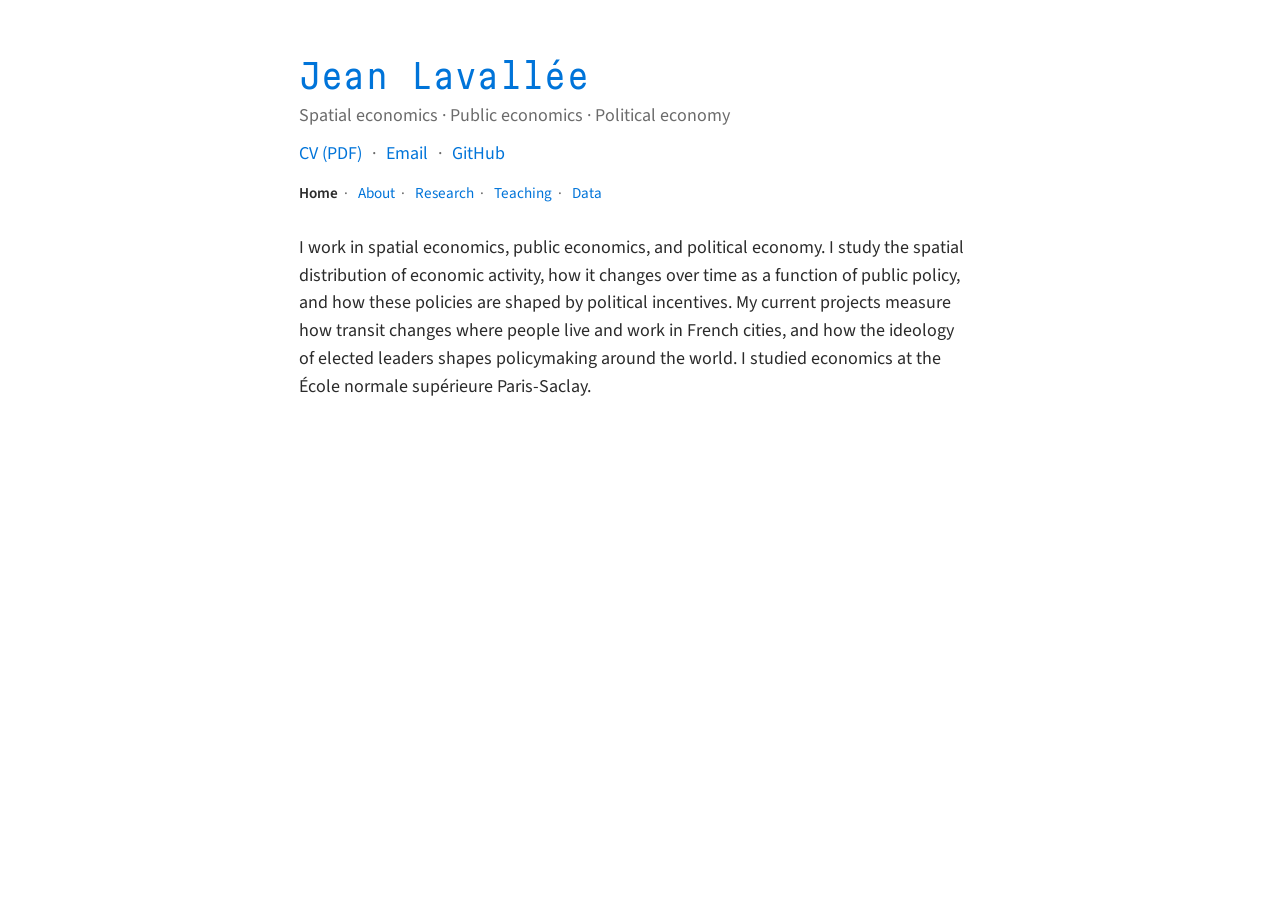
<file: index.html>
<!doctype html>
<html lang="en">
<head>
<meta charset="utf-8">
<meta name="viewport" content="width=device-width, initial-scale=1">
<title>Jean Lavallée</title>
<meta name="description" content="Jean Lavallée: research in spatial economics, public economics and political economy.">
<meta name="author" content="Jean Lavallée">
<meta name="color-scheme" content="light">
<link rel="canonical" href="https://jeanlavallee.github.io/">
<meta property="og:type" content="profile">
<meta property="og:title" content="Jean Lavallée">
<meta property="og:description" content="Research in spatial economics, public economics and political economy.">
<meta property="og:url" content="https://jeanlavallee.github.io/">
<link rel="icon" href="data:image/svg+xml,%3Csvg xmlns='http://www.w3.org/2000/svg' viewBox='0 0 32 32'%3E%3Crect width='32' height='32' rx='6' fill='%230074D9'/%3E%3Ctext x='16' y='22' font-family='Arial,sans-serif' font-size='15' font-weight='bold' fill='white' text-anchor='middle'%3EJL%3C/text%3E%3C/svg%3E">
<script type="application/ld+json">
{"@context": "https://schema.org", "@type": "Person", "name": "Jean Lavallée",
 "url": "https://jeanlavallee.github.io/", "email": "mailto:jean.lavallee@ens-paris-saclay.fr",
 "knowsAbout": ["Spatial economics", "Public economics", "Political economy"],
 "sameAs": ["https://github.com/jeanlavallee"]}
</script>
<!-- Hand-written static site (three pages: index.html, research.html, about.html), no framework,
     no tracker, no external request. Shared styles in style.css. Light mode only. -->
<link rel="stylesheet" href="style.css">
</head>
<body>
<main>

<header>
  <h1>Jean Lavallée</h1>
  <p class="fields">Spatial economics · Public economics · Political economy</p>
  <p class="links">
    <a href="files/cv.pdf">CV (PDF)</a>
    <a href="mailto:jean.lavallee@ens-paris-saclay.fr">Email</a>
    <a href="https://github.com/jeanlavallee">GitHub</a>
  </p>
  <nav class="nav" aria-label="Site"><a href="index.html" aria-current="page">Home</a><a href="about.html">About</a><a href="research.html">Research</a><a href="teaching.html">Teaching</a><a href="data.html">Data</a></nav>
</header>

<section class="bio" aria-label="Biography">
  <p>I work in spatial economics, public economics, and political economy. I study the spatial distribution of economic activity, how it changes over time as a function of public policy, and how these policies are shaped by political incentives. My current projects measure how transit changes where people live and work in French cities, and how the ideology of elected leaders shapes policymaking around the world. I studied economics at the École normale supérieure Paris-Saclay.</p>
</section>

</main>
</body>
</html>
</file>
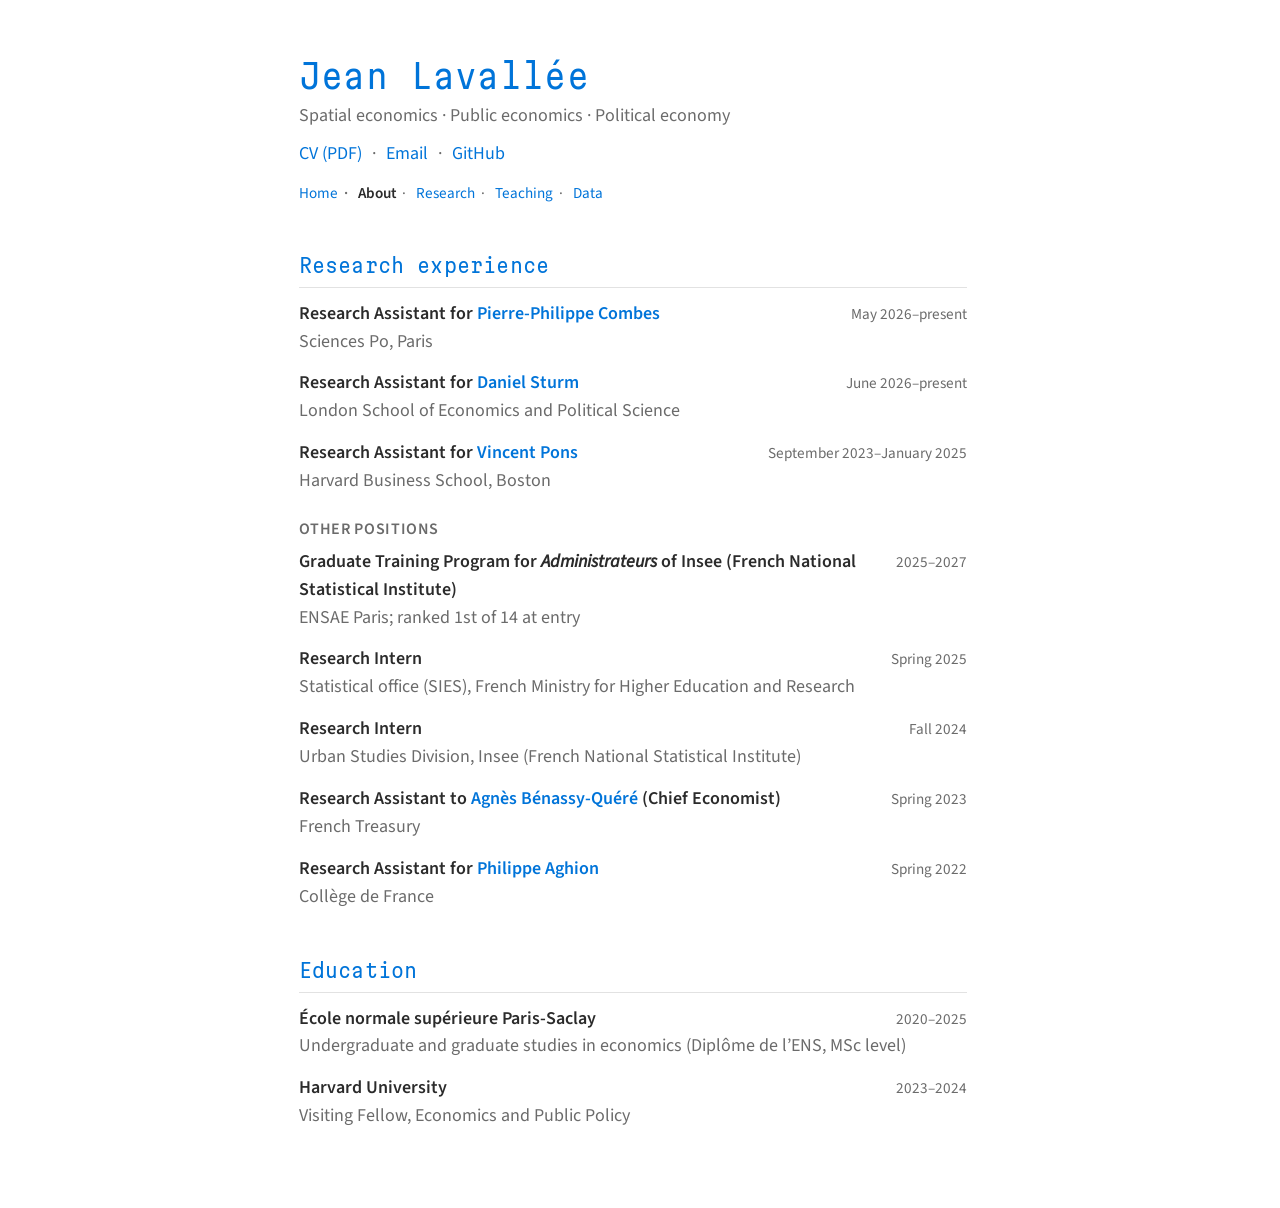
<file: about.html>
<!doctype html>
<html lang="en">
<head>
<meta charset="utf-8">
<meta name="viewport" content="width=device-width, initial-scale=1">
<title>About · Jean Lavallée</title>
<meta name="description" content="Research experience and education of Jean Lavallée.">
<meta name="author" content="Jean Lavallée">
<meta name="color-scheme" content="light">
<link rel="canonical" href="https://jeanlavallee.github.io/about.html">
<meta property="og:type" content="profile">
<meta property="og:title" content="About · Jean Lavallée">
<meta property="og:description" content="Research in spatial economics, public economics and political economy.">
<meta property="og:url" content="https://jeanlavallee.github.io/about.html">
<link rel="icon" href="data:image/svg+xml,%3Csvg xmlns='http://www.w3.org/2000/svg' viewBox='0 0 32 32'%3E%3Crect width='32' height='32' rx='6' fill='%230074D9'/%3E%3Ctext x='16' y='22' font-family='Arial,sans-serif' font-size='15' font-weight='bold' fill='white' text-anchor='middle'%3EJL%3C/text%3E%3C/svg%3E">
<script type="application/ld+json">
{"@context": "https://schema.org", "@type": "Person", "name": "Jean Lavallée",
 "url": "https://jeanlavallee.github.io/", "email": "mailto:jean.lavallee@ens-paris-saclay.fr",
 "knowsAbout": ["Spatial economics", "Public economics", "Political economy"],
 "sameAs": ["https://github.com/jeanlavallee"]}
</script>
<!-- Hand-written static site (three pages: index.html, research.html, about.html), no framework,
     no tracker, no external request. Shared styles in style.css. Light mode only. -->
<link rel="stylesheet" href="style.css">
</head>
<body>
<main>

<header>
  <h1>Jean Lavallée</h1>
  <p class="fields">Spatial economics · Public economics · Political economy</p>
  <p class="links">
    <a href="files/cv.pdf">CV (PDF)</a>
    <a href="mailto:jean.lavallee@ens-paris-saclay.fr">Email</a>
    <a href="https://github.com/jeanlavallee">GitHub</a>
  </p>
  <nav class="nav" aria-label="Site"><a href="index.html">Home</a><a href="about.html" aria-current="page">About</a><a href="research.html">Research</a><a href="teaching.html">Teaching</a><a href="data.html">Data</a></nav>
</header>

<section aria-labelledby="experience">
  <h2 id="experience">Research experience</h2>
  <!-- Entries, titles and dates from phd-applications/cv/sections/professional.tex (2026-11-24). -->

  <div class="cv-entry">
    <div class="row"><span class="title">Research Assistant for <a href="https://sites.google.com/view/pierrephilippecombes">Pierre-Philippe Combes</a></span><span class="date">May 2026–present</span></div>
    <div class="meta">Sciences Po, Paris</div>
  </div>

  <div class="cv-entry">
    <div class="row"><span class="title">Research Assistant for <a href="https://personal.lse.ac.uk/sturmd/">Daniel Sturm</a></span><span class="date">June 2026–present</span></div>
    <div class="meta">London School of Economics and Political Science</div>
  </div>

  <div class="cv-entry">
    <div class="row"><span class="title">Research Assistant for <a href="https://www.vincentpons.org">Vincent Pons</a></span><span class="date">September 2023–January 2025</span></div>
    <div class="meta">Harvard Business School, Boston</div>
  </div>

  <h3>Other positions</h3>

  <div class="cv-entry">
    <div class="row"><span class="title">Graduate Training Program for <i>Administrateurs</i> of Insee (French National Statistical Institute)</span><span class="date">2025–2027</span></div>
    <div class="meta">ENSAE Paris; ranked 1st of 14 at entry</div>
  </div>
  <div class="cv-entry">
    <div class="row"><span class="title">Research Intern</span><span class="date">Spring 2025</span></div>
    <div class="meta">Statistical office (SIES), French Ministry for Higher Education and Research</div>
  </div>
  <div class="cv-entry">
    <div class="row"><span class="title">Research Intern</span><span class="date">Fall 2024</span></div>
    <div class="meta">Urban Studies Division, Insee (French National Statistical Institute)</div>
  </div>
  <div class="cv-entry">
    <div class="row"><span class="title">Research Assistant to <a href="https://www.parisschoolofeconomics.eu/fr/benassy-quere-agnes/">Agnès Bénassy-Quéré</a> (Chief Economist)</span><span class="date">Spring 2023</span></div>
    <div class="meta">French Treasury</div>
  </div>
  <div class="cv-entry">
    <div class="row"><span class="title">Research Assistant for <a href="https://www.college-de-france.fr/fr/personne/philippe-aghion">Philippe Aghion</a></span><span class="date">Spring 2022</span></div>
    <div class="meta">Collège de France</div>
  </div>
</section>

<section aria-labelledby="education">
  <h2 id="education">Education</h2>
  <!-- Entries, titles and dates from phd-applications/cv/sections/education.tex (2026-11-20). -->

  <div class="cv-entry">
    <div class="row"><span class="title">École normale supérieure Paris-Saclay</span><span class="date">2020–2025</span></div>
    <div class="meta">Undergraduate and graduate studies in economics (Diplôme de l’ENS, MSc level)</div>
  </div>

  <div class="cv-entry">
    <div class="row"><span class="title">Harvard University</span><span class="date">2023–2024</span></div>
    <div class="meta">Visiting Fellow, Economics and Public Policy</div>
  </div>
</section>

</main>
</body>
</html>
</file>
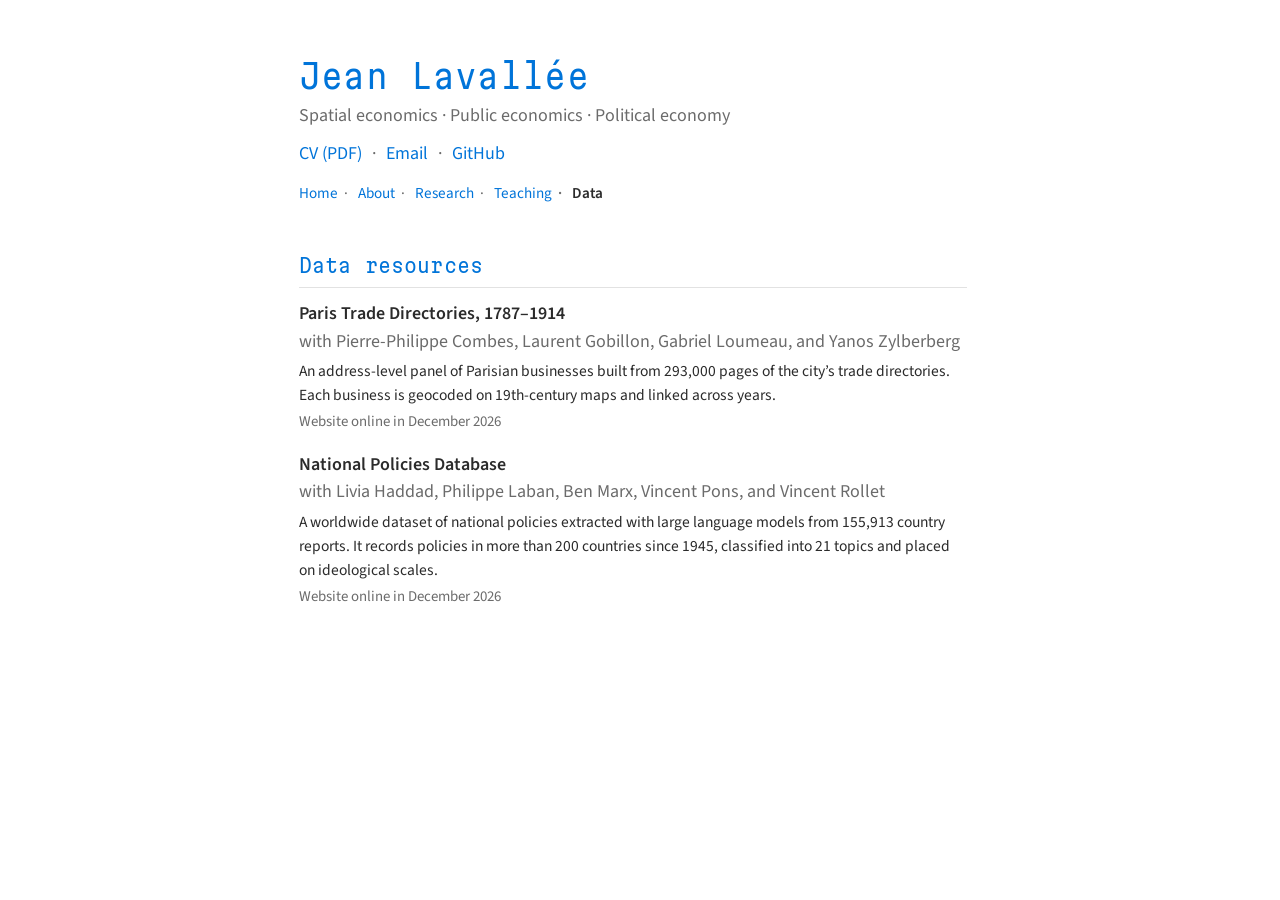
<file: data.html>
<!doctype html>
<html lang="en">
<head>
<meta charset="utf-8">
<meta name="viewport" content="width=device-width, initial-scale=1">
<title>Data · Jean Lavallée</title>
<meta name="description" content="Data resources built by Jean Lavallée and his coauthors.">
<meta name="author" content="Jean Lavallée">
<meta name="color-scheme" content="light">
<link rel="canonical" href="https://jeanlavallee.github.io/data.html">
<meta property="og:type" content="profile">
<meta property="og:title" content="Data · Jean Lavallée">
<meta property="og:description" content="Research in spatial economics, public economics and political economy.">
<meta property="og:url" content="https://jeanlavallee.github.io/data.html">
<link rel="icon" href="data:image/svg+xml,%3Csvg xmlns='http://www.w3.org/2000/svg' viewBox='0 0 32 32'%3E%3Crect width='32' height='32' rx='6' fill='%230074D9'/%3E%3Ctext x='16' y='22' font-family='Arial,sans-serif' font-size='15' font-weight='bold' fill='white' text-anchor='middle'%3EJL%3C/text%3E%3C/svg%3E">
<script type="application/ld+json">
{"@context": "https://schema.org", "@type": "Person", "name": "Jean Lavallée",
 "url": "https://jeanlavallee.github.io/", "email": "mailto:jean.lavallee@ens-paris-saclay.fr",
 "knowsAbout": ["Spatial economics", "Public economics", "Political economy"],
 "sameAs": ["https://github.com/jeanlavallee"]}
</script>
<!-- Hand-written static site (three pages: index.html, research.html, about.html), no framework,
     no tracker, no external request. Shared styles in style.css. Light mode only. -->
<link rel="stylesheet" href="style.css">
</head>
<body>
<main>

<header>
  <h1>Jean Lavallée</h1>
  <p class="fields">Spatial economics · Public economics · Political economy</p>
  <p class="links">
    <a href="files/cv.pdf">CV (PDF)</a>
    <a href="mailto:jean.lavallee@ens-paris-saclay.fr">Email</a>
    <a href="https://github.com/jeanlavallee">GitHub</a>
  </p>
  <nav class="nav" aria-label="Site"><a href="index.html">Home</a><a href="about.html">About</a><a href="research.html">Research</a><a href="teaching.html">Teaching</a><a href="data.html" aria-current="page">Data</a></nav>
</header>

<section aria-labelledby="data">
  <h2 id="data">Data resources</h2>
  <!-- Format of the Data pages of Vincent Pons and Vincent Rollet: name, coauthors, two sentences,
       link to the database's own website. The two websites go online on 2026-12-15: replace each
       "Website online in December 2026" line by the link commented under it (URL to give by Jean). -->

  <div class="entry">
    <div class="title">Paris Trade Directories, 1787–1914</div>
    <div class="meta">with Pierre-Philippe Combes, Laurent Gobillon, Gabriel Loumeau, and Yanos Zylberberg</div>
    <p class="desc">An address-level panel of Parisian businesses built from 293,000 pages of the city’s trade directories. Each business is geocoded on 19th-century maps and linked across years.</p>
    <div class="press">Website online in December 2026</div>
    <!-- <div class="links-line"><a href="URL_ANNUAIRES">Website</a></div> -->
  </div>

  <div class="entry">
    <div class="title">National Policies Database</div>
    <div class="meta">with Livia Haddad, Philippe Laban, Ben Marx, Vincent Pons, and Vincent Rollet</div>
    <p class="desc">A worldwide dataset of national policies extracted with large language models from 155,913 country reports. It records policies in more than 200 countries since 1945, classified into 21 topics and placed on ideological scales.</p>
    <div class="press">Website online in December 2026</div>
    <!-- <div class="links-line"><a href="URL_NPD">Website</a></div> -->
  </div>
</section>

</main>
</body>
</html>
</file>
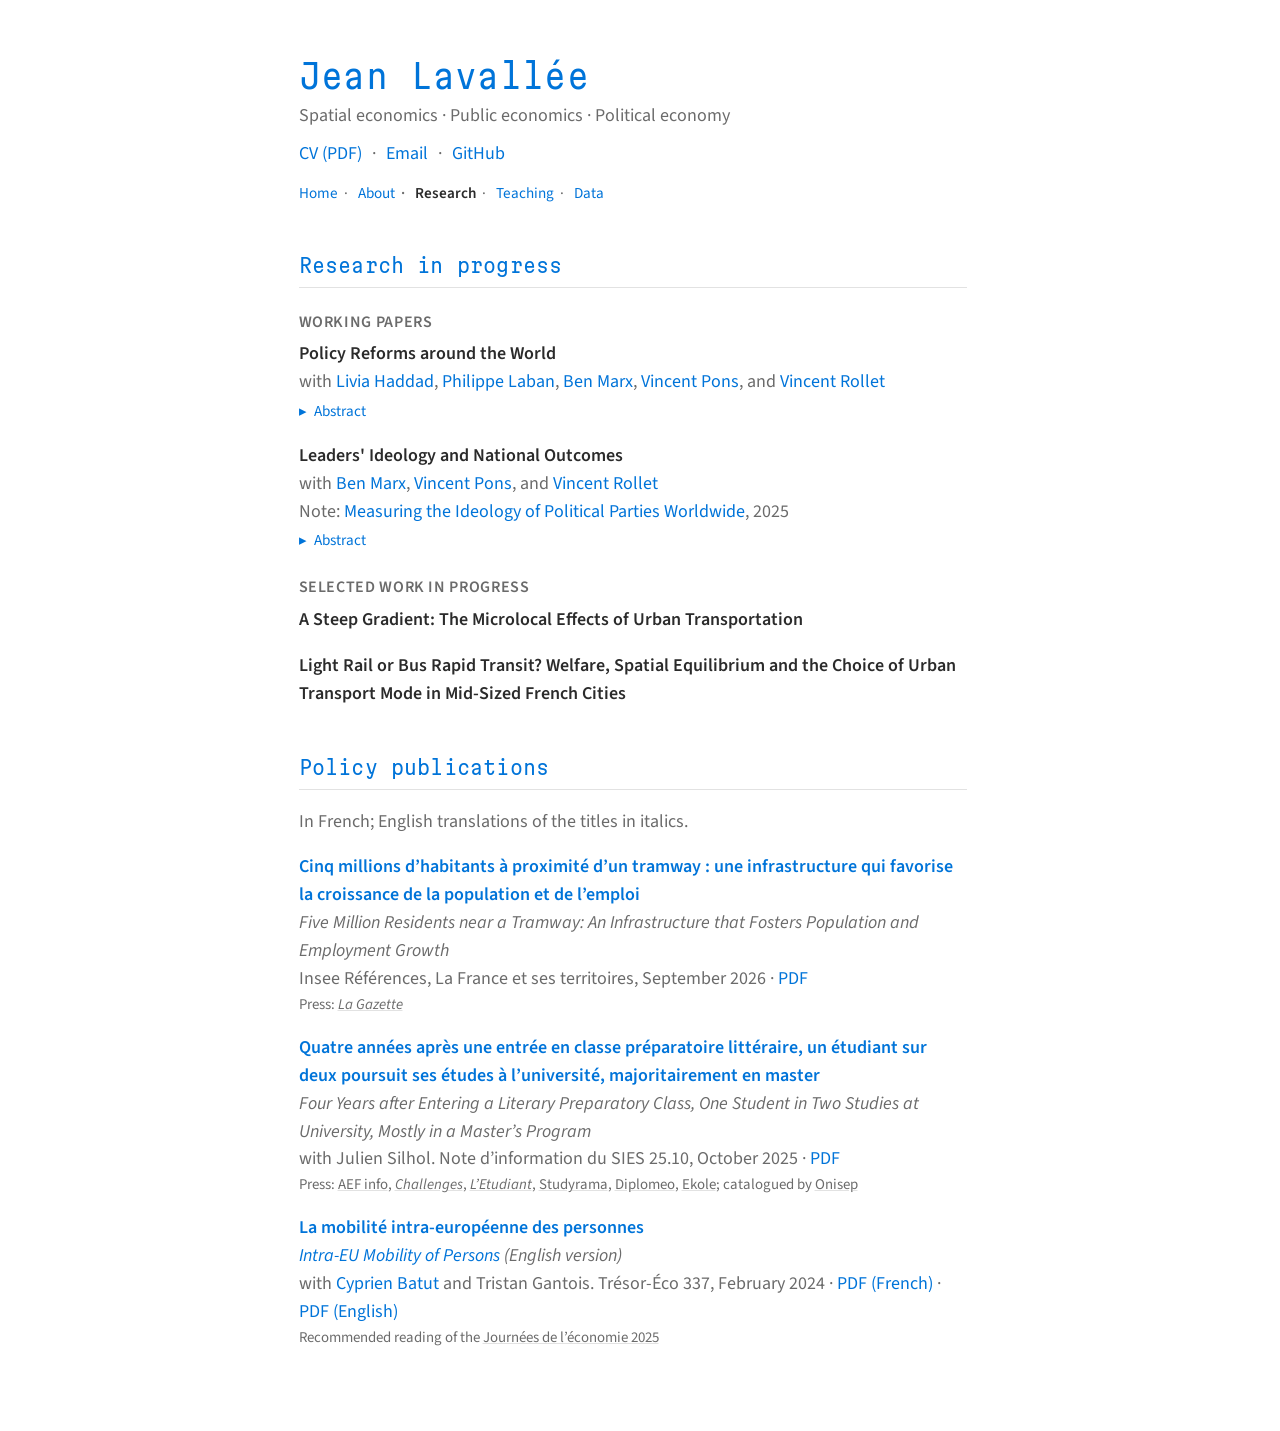
<file: research.html>
<!doctype html>
<html lang="en">
<head>
<meta charset="utf-8">
<meta name="viewport" content="width=device-width, initial-scale=1">
<title>Research · Jean Lavallée</title>
<meta name="description" content="Research of Jean Lavallée: work in progress and policy publications.">
<meta name="author" content="Jean Lavallée">
<meta name="color-scheme" content="light">
<link rel="canonical" href="https://jeanlavallee.github.io/research.html">
<meta property="og:type" content="profile">
<meta property="og:title" content="Research · Jean Lavallée">
<meta property="og:description" content="Research in spatial economics, public economics and political economy.">
<meta property="og:url" content="https://jeanlavallee.github.io/research.html">
<link rel="icon" href="data:image/svg+xml,%3Csvg xmlns='http://www.w3.org/2000/svg' viewBox='0 0 32 32'%3E%3Crect width='32' height='32' rx='6' fill='%230074D9'/%3E%3Ctext x='16' y='22' font-family='Arial,sans-serif' font-size='15' font-weight='bold' fill='white' text-anchor='middle'%3EJL%3C/text%3E%3C/svg%3E">
<script type="application/ld+json">
{"@context": "https://schema.org", "@type": "Person", "name": "Jean Lavallée",
 "url": "https://jeanlavallee.github.io/", "email": "mailto:jean.lavallee@ens-paris-saclay.fr",
 "knowsAbout": ["Spatial economics", "Public economics", "Political economy"],
 "sameAs": ["https://github.com/jeanlavallee"]}
</script>
<!-- Hand-written static site (three pages: index.html, research.html, about.html), no framework,
     no tracker, no external request. Shared styles in style.css. Light mode only. -->
<link rel="stylesheet" href="style.css">
</head>
<body>
<main>

<header>
  <h1>Jean Lavallée</h1>
  <p class="fields">Spatial economics · Public economics · Political economy</p>
  <p class="links">
    <a href="files/cv.pdf">CV (PDF)</a>
    <a href="mailto:jean.lavallee@ens-paris-saclay.fr">Email</a>
    <a href="https://github.com/jeanlavallee">GitHub</a>
  </p>
  <nav class="nav" aria-label="Site"><a href="index.html">Home</a><a href="about.html">About</a><a href="research.html" aria-current="page">Research</a><a href="teaching.html">Teaching</a><a href="data.html">Data</a></nav>
</header>

<section aria-labelledby="research">
  <h2 id="research">Research in progress</h2>

  <h3>Working papers</h3>

  <div class="entry">
    <div class="title">Policy Reforms around the World</div>
    <div class="meta">with <a href="https://liviahaddad.github.io">Livia Haddad</a>, <a href="https://tingofurro.github.io">Philippe Laban</a>, <a href="https://benmarx.org/">Ben Marx</a>, <a href="https://www.vincentpons.org">Vincent Pons</a>, and <a href="https://sites.google.com/site/vjrollet/home">Vincent Rollet</a></div>
    <details>
      <summary>Abstract</summary>
      <p>We build a cross-country database of one million policy reforms from 155,913 country reports published by the Economist Intelligence Unit, the IMF, the World Bank, the OECD and the US State Department since 1945. A pipeline of large language models extracts each reform with the excerpts supporting it, consolidates reforms reported several times, classifies them into 21 policy domains and scores them on several transversal and domain-specific axes. We validate the dataset against external sources.</p>
    </details>
  </div>

  <div class="entry">
    <div class="title">Leaders' Ideology and National Outcomes</div>
    <div class="meta">with <a href="https://benmarx.org/">Ben Marx</a>, <a href="https://www.vincentpons.org">Vincent Pons</a>, and <a href="https://sites.google.com/site/vjrollet/home">Vincent Rollet</a></div>
    <div class="meta">Note: <a href="files/measuring_ideology_parties_worldwide_2025.pdf">Measuring the Ideology of Political Parties Worldwide</a>, 2025</div>
    <details>
      <summary>Abstract</summary>
      <p>This note introduces a new database that measures the ideological positions of over 4,000 political parties in 180 countries. The dataset harmonizes information from expert surveys and party manifestos to capture stances on redistribution and taxation, market regulation, trade, and social values. We link these parties to the results of all presidential and parliamentary elections held worldwide since 1945.</p>
    </details>
  </div>

  <h3>Selected work in progress</h3>

  <div class="entry">
    <div class="title">A Steep Gradient: The Microlocal Effects of Urban Transportation</div>
    <!-- Abstract reserved for Jean (skill abstracts-cv, section 1). To add it:
    <details>
      <summary>Abstract</summary>
      <p>...</p>
    </details>
    -->
  </div>

  <div class="entry">
    <div class="title">Light Rail or Bus Rapid Transit? Welfare, Spatial Equilibrium and the Choice of Urban Transport Mode in Mid-Sized French Cities</div>
    <!-- Abstract reserved for Jean (skill abstracts-cv, section 1). To add it:
    <details>
      <summary>Abstract</summary>
      <p>...</p>
    </details>
    -->
  </div>
</section>

<section aria-labelledby="policy">
  <h2 id="policy">Policy publications</h2>
  <p class="meta">In French; English translations of the titles in italics.</p>

  <div class="entry">
    <div class="title"><a href="https://www.insee.fr/fr/statistiques/8687965?sommaire=8688001" lang="fr">Cinq millions d’habitants à proximité d’un tramway : une infrastructure qui favorise la croissance de la population et de l’emploi</a></div>
    <span class="translation">Five Million Residents near a Tramway: An Infrastructure that Fosters Population and Employment Growth</span>
    <div class="meta">Insee Références, La France et ses territoires, September 2026 · <a href="files/insee_references_light_rail_2026.pdf">PDF</a></div>
    <div class="press">Press: <a href="https://www.lagazettefrance.fr/article/le-tramway-dynamise-la-ville-dense"><i>La Gazette</i></a></div>
  </div>

  <div class="entry">
    <div class="title"><a href="https://www.enseignementsup-recherche.gouv.fr/sites/default/files/2025-10/ni-sies-2025-10-38047.pdf" lang="fr">Quatre années après une entrée en classe préparatoire littéraire, un étudiant sur deux poursuit ses études à l’université, majoritairement en master</a></div>
    <span class="translation">Four Years after Entering a Literary Preparatory Class, One Student in Two Studies at University, Mostly in a Master’s Program</span>
    <div class="meta">with Julien Silhol. Note d’information du SIES 25.10, October 2025 · <a href="files/sies_cpge_litteraires_2025.pdf">PDF</a></div>
    <div class="press">Press: <a href="https://www.aefinfo.fr/depeche/739967-classes-preparatoires-litteraires-plus-de-la-moitie-des-etudiants-poursuivent-leurs-etudes-a-luniversite-sies">AEF info</a>, <a href="https://www.challenges.fr/grandes-ecoles/prepas-litteraires-le-meilleur-tremplin-vers-la-fac_631792"><i>Challenges</i></a>, <a href="https://www.letudiant.fr/etudes/classes-prepa/prepa-l-la-moitie-des-inscrits-en-hypokhagne-en-2019-poursuit-ses-etudes-a-luniversite.html"><i>L’Etudiant</i></a>, <a href="https://www.studyrama.com/formations/filieres/prepas/prepas-litteraires/devenir-apres-classe-preparatoire-litteraire">Studyrama</a>, <a href="https://diplomeo.com/actualite-prepa_litteraire_fac_echec">Diplomeo</a>, <a href="https://www.ekole.fr/blog/prepas-litteraires-majorite-etudiants-continue-luniversite-sies">Ekole</a>; catalogued by <a href="https://documentation.onisep.fr/index.php?lvl=notice_display&amp;id=127174">Onisep</a></div>
  </div>

  <div class="entry">
    <div class="title"><a href="https://www.tresor.economie.gouv.fr/Articles/2024/02/27/la-mobilite-intra-europeenne-des-personnes" lang="fr">La mobilité intra-européenne des personnes</a></div>
    <span class="translation"><a href="https://www.tresor.economie.gouv.fr/Articles/2024/02/27/intra-eu-mobility-of-persons">Intra-EU Mobility of Persons</a> (English version)</span>
    <div class="meta">with <a href="https://sites.google.com/view/cyprienbatut">Cyprien Batut</a> and Tristan Gantois. Trésor-Éco 337, February 2024 · <a href="files/tresor_eco_337_mobilite_2024_fr.pdf">PDF (French)</a> · <a href="files/tresor_economics_337_mobility_2024_en.pdf">PDF (English)</a></div>
    <div class="press">Recommended reading of the <a href="https://www.journeeseconomie.org/conference/2025/les-europeens-et-leur-destin-17128">Journées de l’économie 2025</a></div>
  </div>
</section>

</main>
</body>
</html>
</file>
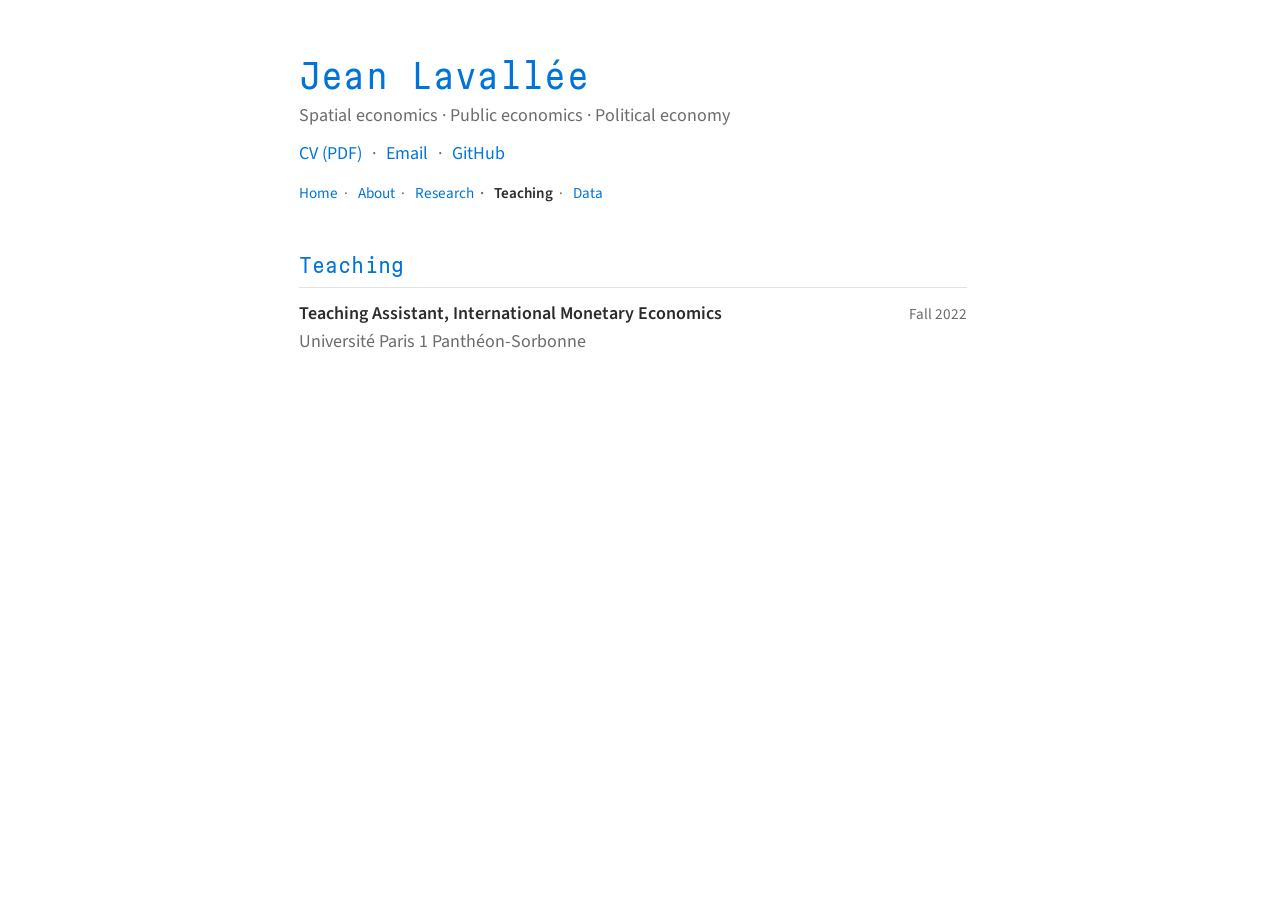
<file: teaching.html>
<!doctype html>
<html lang="en">
<head>
<meta charset="utf-8">
<meta name="viewport" content="width=device-width, initial-scale=1">
<title>Teaching · Jean Lavallée</title>
<meta name="description" content="Teaching of Jean Lavallée.">
<meta name="author" content="Jean Lavallée">
<meta name="color-scheme" content="light">
<link rel="canonical" href="https://jeanlavallee.github.io/teaching.html">
<meta property="og:type" content="profile">
<meta property="og:title" content="Teaching · Jean Lavallée">
<meta property="og:description" content="Research in spatial economics, public economics and political economy.">
<meta property="og:url" content="https://jeanlavallee.github.io/teaching.html">
<link rel="icon" href="data:image/svg+xml,%3Csvg xmlns='http://www.w3.org/2000/svg' viewBox='0 0 32 32'%3E%3Crect width='32' height='32' rx='6' fill='%230074D9'/%3E%3Ctext x='16' y='22' font-family='Arial,sans-serif' font-size='15' font-weight='bold' fill='white' text-anchor='middle'%3EJL%3C/text%3E%3C/svg%3E">
<script type="application/ld+json">
{"@context": "https://schema.org", "@type": "Person", "name": "Jean Lavallée",
 "url": "https://jeanlavallee.github.io/", "email": "mailto:jean.lavallee@ens-paris-saclay.fr",
 "knowsAbout": ["Spatial economics", "Public economics", "Political economy"],
 "sameAs": ["https://github.com/jeanlavallee"]}
</script>
<!-- Hand-written static site (three pages: index.html, research.html, about.html), no framework,
     no tracker, no external request. Shared styles in style.css. Light mode only. -->
<link rel="stylesheet" href="style.css">
</head>
<body>
<main>

<header>
  <h1>Jean Lavallée</h1>
  <p class="fields">Spatial economics · Public economics · Political economy</p>
  <p class="links">
    <a href="files/cv.pdf">CV (PDF)</a>
    <a href="mailto:jean.lavallee@ens-paris-saclay.fr">Email</a>
    <a href="https://github.com/jeanlavallee">GitHub</a>
  </p>
  <nav class="nav" aria-label="Site"><a href="index.html">Home</a><a href="about.html">About</a><a href="research.html">Research</a><a href="teaching.html" aria-current="page">Teaching</a><a href="data.html">Data</a></nav>
</header>

<section aria-labelledby="teaching">
  <h2 id="teaching">Teaching</h2>
  <!-- Entry from phd-applications/cv/sections/teaching.tex (2026-11-20); the outreach line is left out at Jean's request. -->

  <div class="cv-entry">
    <div class="row"><span class="title">Teaching Assistant, International Monetary Economics</span><span class="date">Fall 2022</span></div>
    <div class="meta">Université Paris 1 Panthéon-Sorbonne</div>
  </div>
</section>

</main>
</body>
</html>
</file>
<file: style.css>
/* Shared stylesheet of the three pages (index.html, about.html, research.html, teaching.html, data.html).
   Light mode only (Jean, 2026-11-20). Fonts are self-hosted in fonts/ (SIL OFL 1.1). */
@font-face {
  font-family: "Martian Mono Narrow";
  src: url("fonts/MartianMono-NrLt.ttf") format("truetype");
  font-weight: 300;
  font-display: swap;
}
@font-face {
  font-family: "Source Sans 3";
  src: url("fonts/source-sans-3-latin-400-normal.woff2") format("woff2");
  font-weight: 400; font-style: normal; font-display: swap;
}
@font-face {
  font-family: "Source Sans 3";
  src: url("fonts/source-sans-3-latin-400-italic.woff2") format("woff2");
  font-weight: 400; font-style: italic; font-display: swap;
}
@font-face {
  font-family: "Source Sans 3";
  src: url("fonts/source-sans-3-latin-600-normal.woff2") format("woff2");
  font-weight: 600; font-style: normal; font-display: swap;
}
:root {
  --bg: #ffffff;
  --text: #2b2b2b;
  --muted: #6b6b6b;
  --rule: #e2e2e2;
  --link: rgb(0, 116, 217);
}
/* Light mode only (Jean, 2026-11-20): no dark-mode rules. */
html { color-scheme: light; }
/* Same horizontal position on every page (2026-11-20): reserve the scrollbar's width even on short
   pages (Home, Data), so that the centered column does not shift between short and long pages. */
html { overflow-y: scroll; scrollbar-gutter: stable; }
* { box-sizing: border-box; }
html { -webkit-text-size-adjust: 100%; }
body {
  margin: 0;
  background: var(--bg);
  color: var(--text);
  font-family: "Source Sans 3", "Source Sans Pro", "Helvetica Neue", Arial, sans-serif;
  font-size: 18px;
  line-height: 1.55;
}
main { max-width: 700px; margin: 0 auto; padding: 56px 16px 64px; }
a { color: var(--link); text-decoration: none; }
a:hover { text-decoration: underline; }
a:focus-visible, summary:focus-visible { outline: 2px solid var(--link); outline-offset: 2px; border-radius: 2px; }
h1, h2 {
  font-family: "Martian Mono Narrow", "Source Sans 3", monospace;
  font-weight: 300;
  color: var(--link);
  letter-spacing: 0.01em;
}
h1 { font-size: 2.1rem; margin: 0 0 6px; line-height: 1.2; }
h2 { font-size: 1.25rem; margin: 44px 0 12px; padding-bottom: 6px; border-bottom: 1px solid var(--rule); }
h3 { font-size: 1rem; font-weight: 600; margin: 22px 0 6px; color: var(--muted); text-transform: uppercase; letter-spacing: 0.04em; }
.fields { margin: 0 0 10px; color: var(--muted); }
.links { margin: 0; }
.links a + a::before { content: "·"; color: var(--muted); margin: 0 10px 0 6px; display: inline-block; }
.bio { margin-top: 28px; }
.entry { margin: 0 0 18px; }
.title { font-weight: 600; }
.meta { color: var(--muted); }
details { margin: 4px 0 0; }
summary { cursor: pointer; color: var(--link); font-size: 0.95rem; width: fit-content; list-style: none; }
summary::-webkit-details-marker { display: none; }
summary::before { content: "▸"; display: inline-block; width: 1em; transition: transform 0.15s; }
details[open] > summary::before { transform: rotate(90deg); }
details[open] > summary { margin-bottom: 2px; }
details p { margin: 6px 0 0; font-size: 0.97rem; }
.translation { display: block; color: var(--muted); font-style: italic; }
.press { color: var(--muted); font-size: 0.93rem; }
.press a { color: var(--muted); text-decoration: underline; text-decoration-color: var(--rule); }
.press a:hover { color: var(--link); }
.row { display: flex; justify-content: space-between; align-items: baseline; gap: 16px; }
.date { color: var(--muted); white-space: nowrap; font-size: 0.95rem; }
.cv-entry { margin: 0 0 14px; }
.desc { margin: 4px 0 2px; font-size: 0.97rem; }
@media print {
  body { font-size: 11pt; }
  main { padding: 0; max-width: none; }
  a { color: inherit; }
  summary { display: none; }
  details > p { display: block; }
}
@media (max-width: 480px) {
  .row { flex-direction: column; gap: 0; }
  body { font-size: 17px; }
  h1 { font-size: 1.8rem; }
  main { padding-top: 36px; }
}

/* Navigation bar, on every page (2026-11-20) */
.nav { margin: 14px 0 0; font-size: 0.95rem; }
.nav a + a::before { content: "·"; color: var(--muted); margin: 0 10px 0 6px; display: inline-block; }
.nav a[aria-current="page"] { color: var(--text); font-weight: 600; }
</file>
